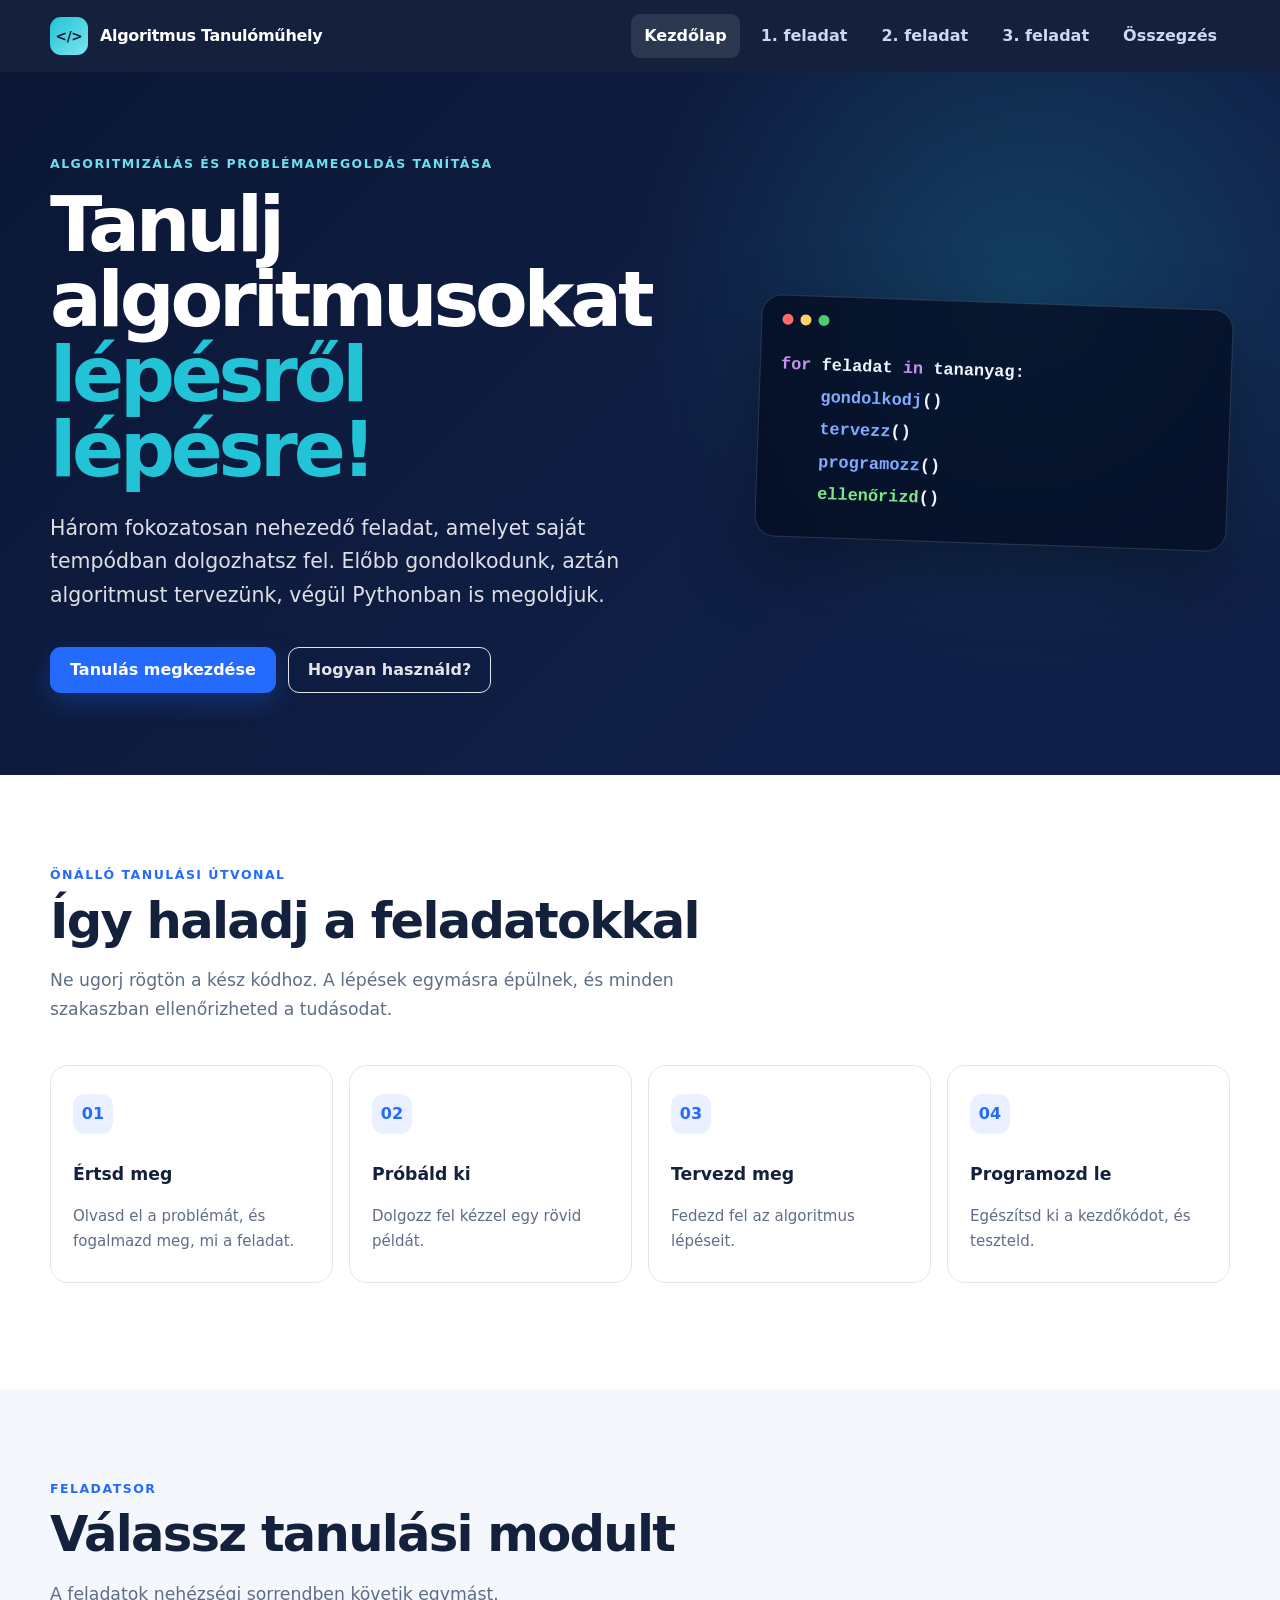
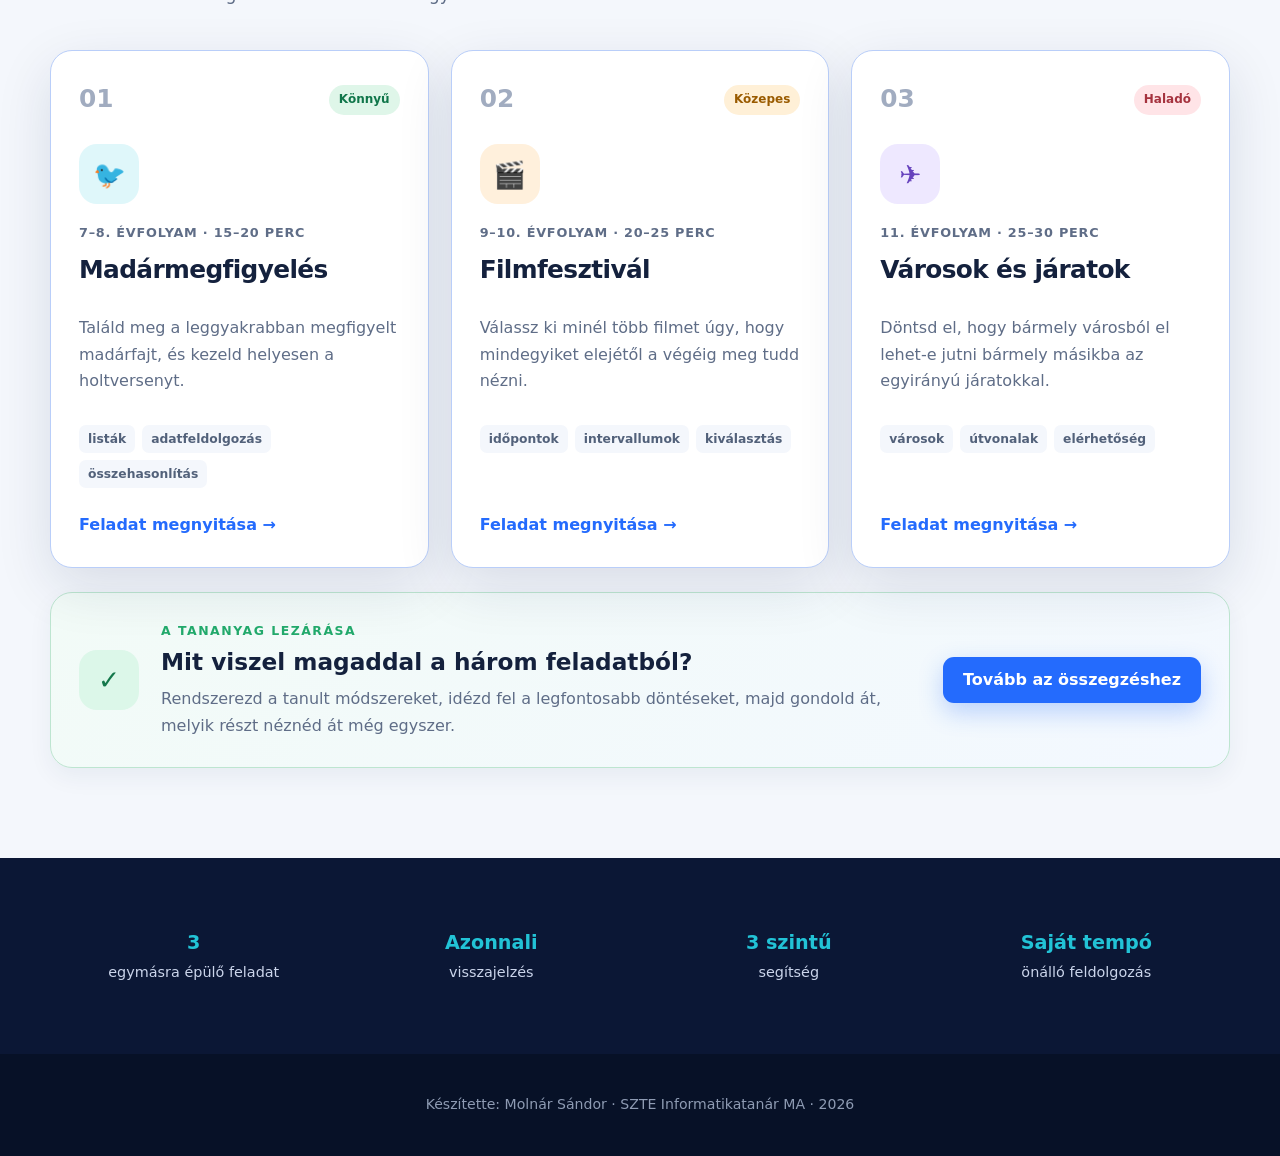
<file: index.html>
<!doctype html>
<html lang="hu">
<head>
  <meta charset="utf-8">
  <meta name="viewport" content="width=device-width, initial-scale=1">
  <meta name="description" content="Önállóan feldolgozható algoritmizálási tananyag különböző évfolyamok számára.">
  <title>Algoritmus Tanulóműhely</title>
  <link rel="stylesheet" href="styles.css">
</head>
<body>
  <a class="skip-link" href="#tartalom">Ugrás a tartalomhoz</a>
  <header class="site-header">
    <a class="brand" href="index.html" aria-label="Algoritmus Tanulóműhely kezdőlap">
      <span class="brand-mark" aria-hidden="true">&lt;/&gt;</span>
      <span>Algoritmus Tanulóműhely</span>
    </a>
    <nav class="home-nav" aria-label="Fő navigáció">
      <a class="active" href="index.html">Kezdőlap</a>
      <a href="madarmegfigyeles.html">1. feladat</a>
      <a href="filmfesztival.html">2. feladat</a>
      <a href="varosok-es-jaratok.html">3. feladat</a>
      <a href="osszegzes.html">Összegzés</a>
    </nav>
  </header>

  <main id="tartalom">
    <section class="hero">
      <div class="hero-copy">
        <p class="eyebrow">Algoritmizálás és problémamegoldás tanítása</p>
        <h1>Tanulj algoritmusokat<br><span>lépésről lépésre!</span></h1>
        <p class="lead">Három fokozatosan nehezedő feladat, amelyet saját tempódban dolgozhatsz fel. Előbb gondolkodunk, aztán algoritmust tervezünk, végül Pythonban is megoldjuk.</p>
        <div class="hero-actions">
          <a class="button primary" href="madarmegfigyeles.html">Tanulás megkezdése</a>
          <a class="button secondary" href="#hogyan">Hogyan használd?</a>
        </div>
      </div>
      <div class="hero-visual" aria-label="Az önálló tanulás négy lépése">
        <div class="code-window">
          <div class="window-dots"><i></i><i></i><i></i></div>
          <pre><code><span class="c-purple">for</span> feladat <span class="c-purple">in</span> tananyag:
    <span class="c-blue">gondolkodj</span>()
    <span class="c-blue">tervezz</span>()
    <span class="c-blue">programozz</span>()
    <span class="c-green">ellenőrizd</span>()</code></pre>
        </div>
      </div>
    </section>

    <section class="section" id="hogyan">
      <div class="section-heading">
        <p class="eyebrow">Önálló tanulási útvonal</p>
        <h2>Így haladj a feladatokkal</h2>
        <p>Ne ugorj rögtön a kész kódhoz. A lépések egymásra épülnek, és minden szakaszban ellenőrizheted a tudásodat.</p>
      </div>
      <ol class="learning-path">
        <li><span>01</span><div><strong>Értsd meg</strong><p>Olvasd el a problémát, és fogalmazd meg, mi a feladat.</p></div></li>
        <li><span>02</span><div><strong>Próbáld ki</strong><p>Dolgozz fel kézzel egy rövid példát.</p></div></li>
        <li><span>03</span><div><strong>Tervezd meg</strong><p>Fedezd fel az algoritmus lépéseit.</p></div></li>
        <li><span>04</span><div><strong>Programozd le</strong><p>Egészítsd ki a kezdőkódot, és teszteld.</p></div></li>
      </ol>
    </section>

    <section class="section tasks-section" id="feladatok">
      <div class="section-heading">
        <p class="eyebrow">Feladatsor</p>
        <h2>Válassz tanulási modult</h2>
        <p>A feladatok nehézségi sorrendben követik egymást.</p>
      </div>
      <div class="task-grid">
        <article class="task-card available">
          <div class="task-top"><span class="task-number">01</span><span class="pill easy">Könnyű</span></div>
          <div class="task-icon bird" aria-hidden="true">🐦</div>
          <p class="task-grade">7–8. évfolyam · 15–20 perc</p>
          <h3>Madármegfigyelés</h3>
          <p>Találd meg a leggyakrabban megfigyelt madárfajt, és kezeld helyesen a holtversenyt.</p>
          <ul class="tag-list" aria-label="Témakörök"><li>listák</li><li>adatfeldolgozás</li><li>összehasonlítás</li></ul>
          <a class="card-link" href="madarmegfigyeles.html">Feladat megnyitása <span aria-hidden="true">→</span></a>
        </article>

        <article class="task-card available">
          <div class="task-top"><span class="task-number">02</span><span class="pill medium">Közepes</span></div>
          <div class="task-icon camera" aria-hidden="true">🎬</div>
          <p class="task-grade">9–10. évfolyam · 20–25 perc</p>
          <h3>Filmfesztivál</h3>
          <p>Válassz ki minél több filmet úgy, hogy mindegyiket elejétől a végéig meg tudd nézni.</p>
          <ul class="tag-list" aria-label="Témakörök"><li>időpontok</li><li>intervallumok</li><li>kiválasztás</li></ul>
          <a class="card-link" href="filmfesztival.html">Feladat megnyitása <span aria-hidden="true">→</span></a>
        </article>

        <article class="task-card available">
          <div class="task-top"><span class="task-number">03</span><span class="pill hard">Haladó</span></div>
          <div class="task-icon route" aria-hidden="true">✈️</div>
          <p class="task-grade">11. évfolyam · 25–30 perc</p>
          <h3>Városok és járatok</h3>
          <p>Döntsd el, hogy bármely városból el lehet-e jutni bármely másikba az egyirányú járatokkal.</p>
          <ul class="tag-list" aria-label="Témakörök"><li>városok</li><li>útvonalak</li><li>elérhetőség</li></ul>
          <a class="card-link" href="varosok-es-jaratok.html">Feladat megnyitása <span aria-hidden="true">→</span></a>
        </article>
      </div>
      <article class="summary-card">
        <div class="task-icon summary" aria-hidden="true">✓</div>
        <div>
          <p class="eyebrow">A tananyag lezárása</p>
          <h3>Mit viszel magaddal a három feladatból?</h3>
          <p>Rendszerezd a tanult módszereket, idézd fel a legfontosabb döntéseket, majd gondold át, melyik részt néznéd át még egyszer.</p>
        </div>
        <a class="button primary" href="osszegzes.html">Tovább az összegzéshez</a>
      </article>
    </section>

    <section class="section compact-info">
      <div><strong>3</strong><span>egymásra épülő feladat</span></div>
      <div><strong>Azonnali</strong><span>visszajelzés</span></div>
      <div><strong>3 szintű</strong><span>segítség</span></div>
      <div><strong>Saját tempó</strong><span>önálló feldolgozás</span></div>
    </section>
  </main>

  <footer>
    <p>Készítette: Molnár Sándor · SZTE Informatikatanár MA · 2026</p>
  </footer>
</body>
</html>
</file>
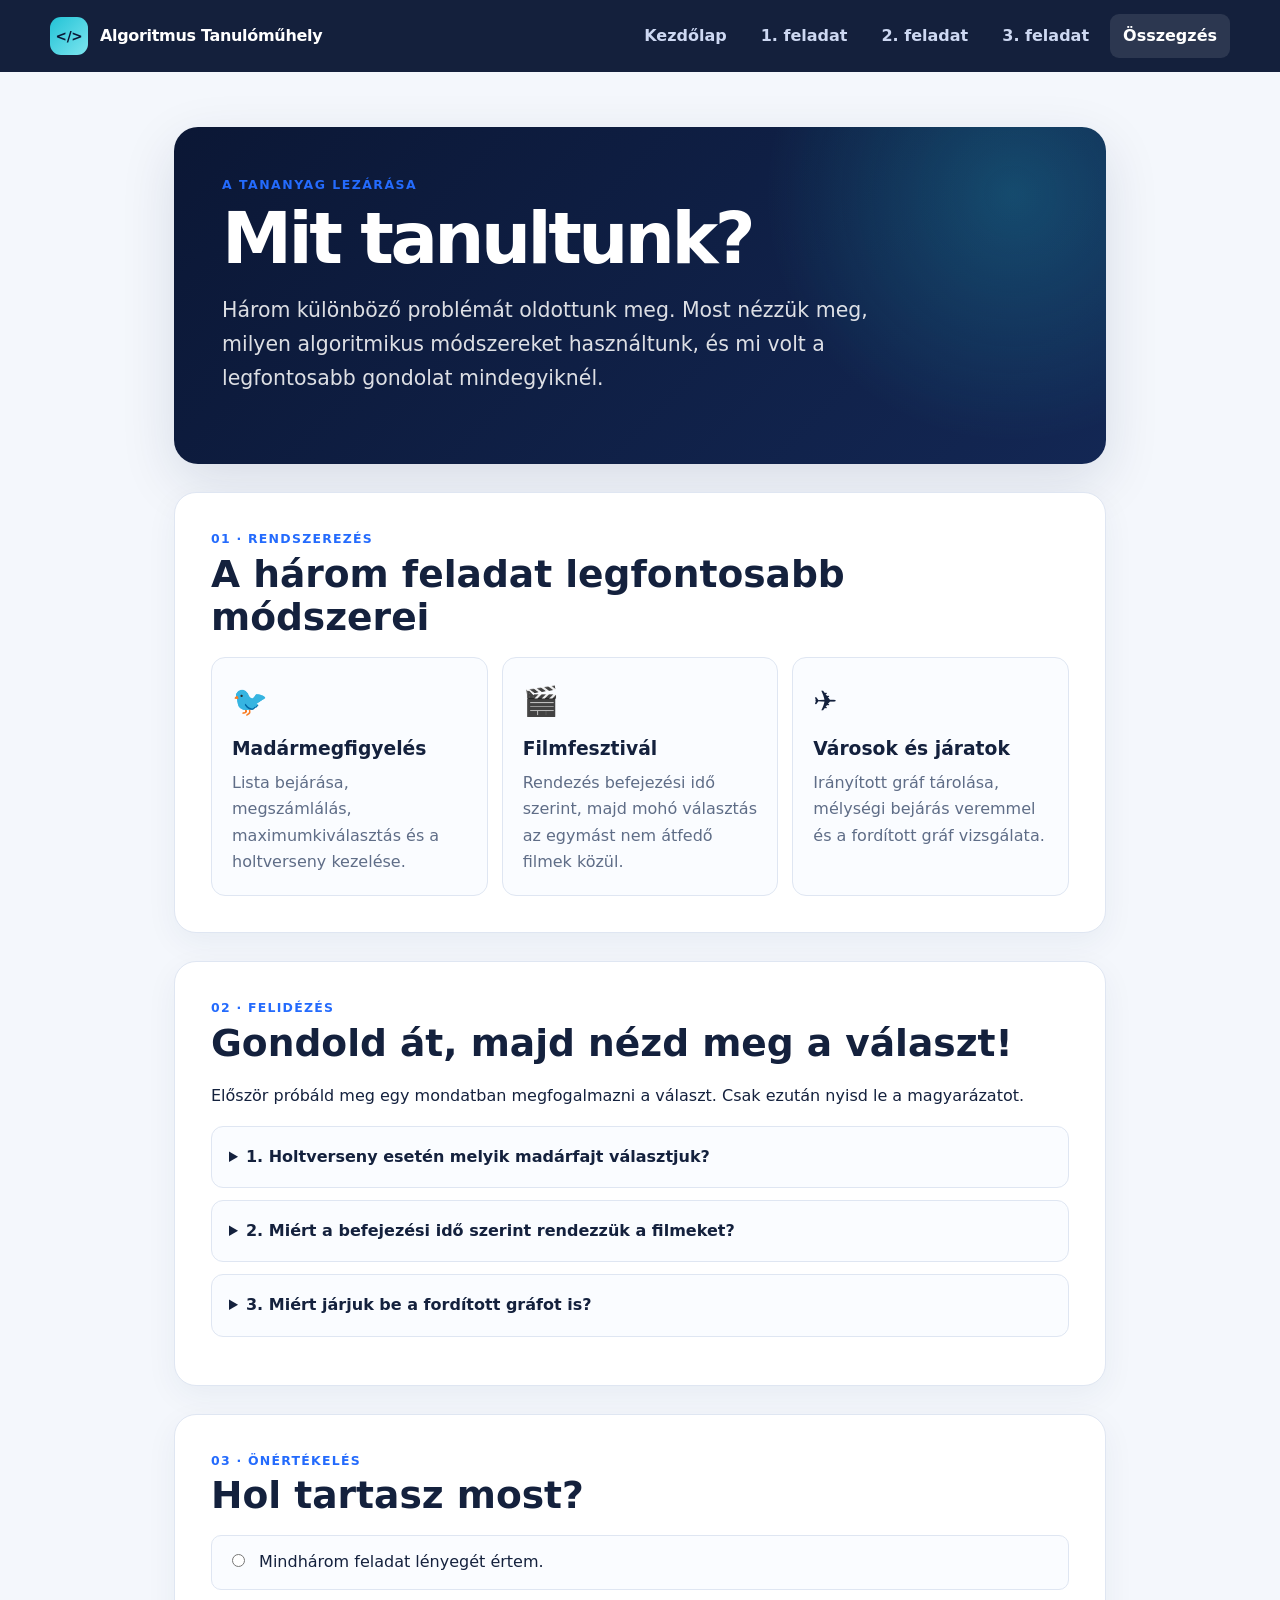
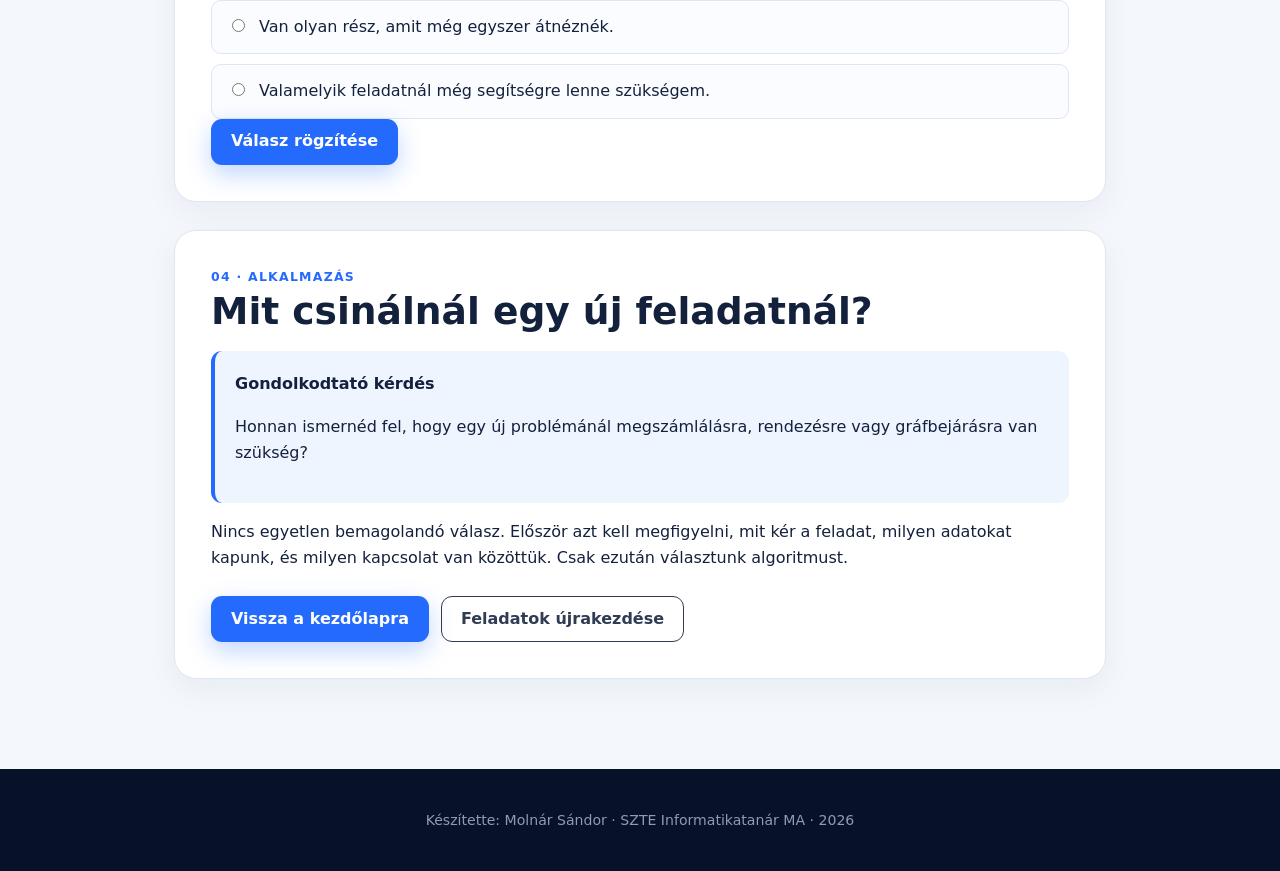
<file: osszegzes.html>
<!doctype html>
<html lang="hu">
<head>
  <meta charset="utf-8">
  <meta name="viewport" content="width=device-width, initial-scale=1">
  <meta name="description" content="A három algoritmizálási feladat összegzése és önértékelése.">
  <title>Összegzés | Algoritmus Tanulóműhely</title>
  <link rel="stylesheet" href="styles.css">
</head>
<body class="summary-page">
  <a class="skip-link" href="#tartalom">Ugrás a tartalomhoz</a>
  <header class="site-header">
    <a class="brand" href="index.html"><span class="brand-mark" aria-hidden="true">&lt;/&gt;</span><span>Algoritmus Tanulóműhely</span></a>
    <nav aria-label="Fő navigáció"><a href="index.html">Kezdőlap</a><a href="madarmegfigyeles.html">1. feladat</a><a href="filmfesztival.html">2. feladat</a><a href="varosok-es-jaratok.html">3. feladat</a><a class="active" href="osszegzes.html">Összegzés</a></nav>
  </header>

  <main id="tartalom" class="summary-main">
    <section class="summary-hero">
      <p class="eyebrow">A tananyag lezárása</p>
      <h1>Mit tanultunk?</h1>
      <p class="lead">Három különböző problémát oldottunk meg. Most nézzük meg, milyen algoritmikus módszereket használtunk, és mi volt a legfontosabb gondolat mindegyiknél.</p>
    </section>

    <section class="summary-section">
      <p class="step-kicker">01 · Rendszerezés</p>
      <h2>A három feladat legfontosabb módszerei</h2>
      <div class="method-grid">
        <article class="method-card"><span aria-hidden="true">🐦</span><h3>Madármegfigyelés</h3><p>Lista bejárása, megszámlálás, maximumkiválasztás és a holtverseny kezelése.</p></article>
        <article class="method-card"><span aria-hidden="true">🎬</span><h3>Filmfesztivál</h3><p>Rendezés befejezési idő szerint, majd mohó választás az egymást nem átfedő filmek közül.</p></article>
        <article class="method-card"><span aria-hidden="true">✈️</span><h3>Városok és járatok</h3><p>Irányított gráf tárolása, mélységi bejárás veremmel és a fordított gráf vizsgálata.</p></article>
      </div>
    </section>

    <section class="summary-section">
      <p class="step-kicker">02 · Felidézés</p>
      <h2>Gondold át, majd nézd meg a választ!</h2>
      <p>Először próbáld meg egy mondatban megfogalmazni a választ. Csak ezután nyisd le a magyarázatot.</p>
      <div class="recall-list">
        <details><summary>1. Holtverseny esetén melyik madárfajt választjuk?</summary><div>A kisebb fajazonosítót. A program csak akkor cseréli le az eredményt, ha szigorúan nagyobb gyakoriságot talál, ezért az azonos gyakoriságú, nagyobb sorszámú faj nem írja felül.</div></details>
        <details><summary>2. Miért a befejezési idő szerint rendezzük a filmeket?</summary><div>Mert a leghamarabb befejeződő film után marad a legtöbb szabad idő további filmek kiválasztására. A legkorábbi kezdés vagy a legrövidebb film önmagában nem garantálja a legtöbb megtekinthető filmet.</div></details>
        <details><summary>3. Miért járjuk be a fordított gráfot is?</summary><div>Az eredeti gráfban azt ellenőrizzük, hogy az 1-es városból mindenhová eljutunk-e. A fordított gráf bejárása pedig azt mutatja meg, hogy az eredeti járatokkal minden városból vissza lehet-e jutni az 1-esbe.</div></details>
      </div>
    </section>

    <section class="summary-section">
      <p class="step-kicker">03 · Önértékelés</p>
      <h2>Hol tartasz most?</h2>
      <div class="self-check" id="self-check">
        <label><input type="radio" name="reflection" value="ertem"> Mindhárom feladat lényegét értem.</label>
        <label><input type="radio" name="reflection" value="atnezem"> Van olyan rész, amit még egyszer átnéznék.</label>
        <label><input type="radio" name="reflection" value="segitseg"> Valamelyik feladatnál még segítségre lenne szükségem.</label>
      </div>
      <button class="button primary" id="reflection-button" type="button">Válasz rögzítése</button>
      <p class="reflection-result" id="reflection-result" role="status"></p>
    </section>

    <section class="summary-section">
      <p class="step-kicker">04 · Alkalmazás</p>
      <h2>Mit csinálnál egy új feladatnál?</h2>
      <div class="transfer-question"><strong>Gondolkodtató kérdés</strong><p>Honnan ismernéd fel, hogy egy új problémánál megszámlálásra, rendezésre vagy gráfbejárásra van szükség?</p></div>
      <p>Nincs egyetlen bemagolandó válasz. Először azt kell megfigyelni, mit kér a feladat, milyen adatokat kapunk, és milyen kapcsolat van közöttük. Csak ezután választunk algoritmust.</p>
      <div class="summary-actions"><a class="button primary" href="index.html">Vissza a kezdőlapra</a><a class="button secondary" href="madarmegfigyeles.html">Feladatok újrakezdése</a></div>
    </section>
  </main>

  <footer><p>Készítette: Molnár Sándor · SZTE Informatikatanár MA · 2026</p></footer>
  <script>
    document.getElementById('reflection-button').addEventListener('click', function () {
      const selected = document.querySelector('input[name="reflection"]:checked');
      const result = document.getElementById('reflection-result');
      const messages = {
        ertem: 'Rendben. Próbáld meg egy új feladatnál is felismerni, melyik tanult módszer használható!',
        atnezem: 'Jó, hogy ezt felismerted. Nyisd meg újra azt a feladatot, amelyiknél még bizonytalan vagy!',
        segitseg: 'Ez teljesen rendben van. Nézd át újra a kézi példát és az algoritmus animációját, majd próbáld meg még egyszer!'
      };
      result.textContent = selected ? messages[selected.value] : 'Előbb jelölj meg egy választ!';
      result.classList.add('show');
    });
  </script>
</body>
</html>
</file>
<file: styles.css>
:root {
  --navy: #0b1735;
  --navy-2: #132754;
  --blue: #246bfd;
  --cyan: #22c3d6;
  --orange: #ff9a3d;
  --green: #22a96b;
  --red: #d9535f;
  --ink: #14213d;
  --muted: #5f6d87;
  --line: #dfe6f2;
  --soft: #f4f7fc;
  --white: #fff;
  --radius: 18px;
  --shadow: 0 18px 55px rgba(15, 36, 76, .12);
}

* { box-sizing: border-box; }
html { scroll-behavior: smooth; }
body { margin: 0; font-family: Inter, ui-sans-serif, system-ui, -apple-system, BlinkMacSystemFont, "Segoe UI", sans-serif; color: var(--ink); background: var(--white); line-height: 1.65; }
a { color: var(--blue); }
button, input, textarea { font: inherit; }
button { cursor: pointer; }
.sr-only { position: absolute!important; width: 1px!important; height: 1px!important; padding: 0!important; margin: -1px!important; overflow: hidden!important; clip: rect(0,0,0,0)!important; white-space: nowrap!important; border: 0!important; }
.skip-link { position: fixed; top: -100px; left: 12px; z-index: 1000; background: white; padding: 10px 16px; border-radius: 8px; }
.skip-link:focus { top: 12px; }
.site-header { position: sticky; top: 0; z-index: 100; display: flex; justify-content: space-between; align-items: center; min-height: 72px; padding: 0 max(24px, calc((100vw - 1180px) / 2)); background: rgba(11, 23, 53, .96); color: white; backdrop-filter: blur(12px); }
.brand { display: flex; gap: 12px; align-items: center; color: white; font-weight: 800; text-decoration: none; letter-spacing: -.02em; }
.brand-mark { display: grid; place-items: center; width: 38px; height: 38px; border-radius: 11px; color: var(--navy); background: linear-gradient(135deg, var(--cyan), #7de5ef); font-size: .85rem; }
.site-header nav { display: flex; gap: 8px; }
.site-header nav a { color: #cdd8f2; text-decoration: none; padding: 9px 13px; border-radius: 9px; font-weight: 650; }
.site-header nav a:hover, .site-header nav a.active { color: white; background: rgba(255,255,255,.1); }
.hero { min-height: 620px; display: grid; grid-template-columns: 1.15fr .85fr; gap: 70px; align-items: center; padding: 82px max(24px, calc((100vw - 1180px) / 2)); color: white; background: radial-gradient(circle at 80% 30%, rgba(34,195,214,.2), transparent 34%), linear-gradient(135deg, var(--navy), #101f47 70%); overflow: hidden; }
.hero h1 { margin: 12px 0 24px; font-size: clamp(2.7rem, 6vw, 5.3rem); line-height: .98; letter-spacing: -.055em; }
.hero h1 span { color: var(--cyan); }
.eyebrow { margin: 0 0 8px; color: var(--blue); font-weight: 800; text-transform: uppercase; letter-spacing: .12em; font-size: .78rem; }
.hero .eyebrow, .lesson-hero .eyebrow { color: #6de0ed; }
.lead { font-size: clamp(1.05rem, 2vw, 1.28rem); color: inherit; opacity: .86; max-width: 720px; }
.hero-actions { display: flex; flex-wrap: wrap; gap: 12px; margin-top: 34px; }
.button { display: inline-flex; align-items: center; justify-content: center; min-height: 46px; padding: 0 19px; border: 1px solid transparent; border-radius: 11px; font-weight: 800; text-decoration: none; }
.button.primary { color: white; background: var(--blue); box-shadow: 0 9px 24px rgba(36,107,253,.28); }
.button.primary:hover { background: #1559e8; }
.button.secondary { color: inherit; background: transparent; border-color: currentColor; opacity: .88; }
.code-window { transform: rotate(2deg); padding: 18px 20px 26px; border: 1px solid rgba(255,255,255,.14); border-radius: 20px; background: rgba(3,10,30,.72); box-shadow: 0 30px 70px rgba(0,0,0,.35); }
.window-dots { display: flex; gap: 7px; margin-bottom: 24px; }.window-dots i { width: 11px; height: 11px; border-radius: 50%; background: #ff6b6b; }.window-dots i:nth-child(2){background:#ffd166}.window-dots i:nth-child(3){background:#4ecb71}
pre { margin: 0; white-space: pre-wrap; overflow-wrap: anywhere; }
.code-window pre { font: 600 clamp(.86rem, 1.7vw, 1.06rem)/1.9 ui-monospace, SFMono-Regular, Consolas, monospace; color: #edf4ff; }.c-purple{color:#c792ea}.c-blue{color:#82aaff}.c-green{color:#7ee787}
.section { padding: 90px max(24px, calc((100vw - 1180px) / 2)); }
.section-heading { max-width: 700px; margin-bottom: 42px; }
.section-heading h2 { margin: 5px 0 12px; font-size: clamp(2rem, 4vw, 3.1rem); line-height: 1.12; letter-spacing: -.035em; }
.section-heading p:last-child { color: var(--muted); font-size: 1.08rem; }
.learning-path { list-style: none; padding: 0; display: grid; grid-template-columns: repeat(4,1fr); gap: 16px; counter-reset: path; }
.learning-path li { position: relative; padding: 28px 22px; border: 1px solid var(--line); border-radius: var(--radius); background: white; }
.learning-path li > span { display: inline-grid; place-items: center; width: 40px; height: 40px; margin-bottom: 26px; border-radius: 12px; background: #eaf0ff; color: var(--blue); font-weight: 900; }
.learning-path strong { font-size: 1.08rem; }.learning-path p { margin-bottom: 0; color: var(--muted); font-size: .94rem; }
.tasks-section { background: var(--soft); }
.task-grid { display: grid; grid-template-columns: repeat(3,1fr); gap: 22px; }
.task-card { display: flex; flex-direction: column; min-height: 440px; padding: 28px; border: 1px solid var(--line); border-radius: 22px; background: white; box-shadow: 0 9px 25px rgba(23,45,90,.06); }
.task-card.available { border-color: #b9cef9; box-shadow: var(--shadow); }
.task-top { display: flex; justify-content: space-between; align-items: center; }.task-number { color: #a1acc0; font-size: 1.55rem; font-weight: 900; }
.pill { padding: 5px 10px; border-radius: 99px; font-size: .75rem; font-weight: 800; }.pill.easy{color:#10764a;background:#dff6e9}.pill.medium{color:#9a5b00;background:#fff0d7}.pill.hard{color:#a5323e;background:#ffe4e7}
.task-icon { display: grid; place-items: center; width: 60px; height: 60px; margin: 24px 0 18px; border-radius: 18px; font-size: 1.65rem; }.task-icon.bird{background:#dff7fa;color:#047d8c}.task-icon.camera{background:#fff0dc;color:#9c5600}.task-icon.route{background:#eee8ff;color:#6642bd}.task-icon.summary{margin:0;background:#dcf7e9;color:#14784b;font-weight:900}
.task-grade { margin: 0; color: var(--muted); font-size: .8rem; font-weight: 750; text-transform: uppercase; letter-spacing: .06em; }
.task-card h3 { margin: 7px 0 8px; font-size: 1.55rem; letter-spacing: -.025em; }.task-card > p:not(.task-grade){color:var(--muted)}
.summary-card{display:grid;grid-template-columns:auto 1fr auto;gap:22px;align-items:center;margin-top:24px;padding:28px;border:1px solid #bde5d0;border-radius:22px;background:linear-gradient(135deg,#f2fbf7,#f3f8ff);box-shadow:0 9px 25px rgba(23,45,90,.06)}.summary-card h3{margin:2px 0 5px;font-size:1.45rem}.summary-card p{margin:0;color:var(--muted)}.summary-card .eyebrow{color:var(--green)}
.summary-page{background:var(--soft)}.summary-main{max-width:980px;margin:0 auto;padding:55px 24px 90px}.summary-hero{padding:48px;border-radius:24px;color:white;background:radial-gradient(circle at 90% 20%,rgba(34,195,214,.25),transparent 28%),linear-gradient(135deg,var(--navy),var(--navy-2));box-shadow:var(--shadow)}.summary-hero h1{margin:6px 0 14px;font-size:clamp(2.5rem,6vw,4.4rem);line-height:1;letter-spacing:-.05em}.summary-section{margin-top:28px;padding:36px;border:1px solid var(--line);border-radius:22px;background:white;box-shadow:0 10px 32px rgba(24,47,92,.055)}.summary-section h2{margin:3px 0 18px;font-size:clamp(1.7rem,4vw,2.35rem);line-height:1.15}.method-grid{display:grid;grid-template-columns:repeat(3,1fr);gap:14px}.method-card{padding:20px;border:1px solid var(--line);border-radius:14px;background:#fafcff}.method-card span{font-size:1.8rem}.method-card h3{margin:8px 0 5px}.method-card p{margin:0;color:var(--muted)}.recall-list details{margin:12px 0;border:1px solid var(--line);border-radius:12px;background:#fafcff}.recall-list summary{padding:17px;cursor:pointer;font-weight:850}.recall-list details div{padding:0 17px 17px;color:var(--muted)}.self-check{display:grid;gap:10px}.self-check label{display:block;padding:13px 15px;border:1px solid var(--line);border-radius:10px;background:#fafcff}.self-check input{margin-right:9px}.reflection-result{display:none;margin-top:14px;padding:15px;border-radius:10px;background:#edf8f3;border:1px solid #bde5d0;font-weight:750}.reflection-result.show{display:block}.transfer-question{padding:20px;border-left:4px solid var(--blue);border-radius:11px;background:#eef5ff}.summary-actions{display:flex;flex-wrap:wrap;gap:12px;margin-top:25px}
.tag-list { display: flex; flex-wrap: wrap; gap: 7px; list-style: none; padding: 0; margin: 14px 0 24px; }.tag-list li{padding:4px 9px;border-radius:7px;background:var(--soft);font-size:.77rem;font-weight:700;color:#52617a}
.card-link { margin-top: auto; font-weight: 850; text-decoration: none; }.card-link.muted{color:#9aa5b9}
.compact-info { display: grid; grid-template-columns: repeat(4,1fr); gap: 10px; padding-top: 55px; padding-bottom: 55px; background: var(--navy); color: white; }.compact-info div{text-align:center;padding:14px}.compact-info strong{display:block;color:var(--cyan);font-size:1.2rem}.compact-info span{color:#cbd5eb;font-size:.9rem}
footer { padding: 25px; text-align: center; color: #8e9bb3; background: #071127; font-size: .88rem; }

/* Lesson */
.progress-shell { position: sticky; top: 72px; z-index: 90; padding: 10px max(24px, calc((100vw - 1180px) / 2)); background: white; border-bottom: 1px solid var(--line); }
.progress-meta { display: flex; justify-content: space-between; gap: 20px; font-size: .8rem; color: var(--muted); }.progress-meta strong{color:var(--blue)}
.progress-track { height: 6px; margin-top: 7px; overflow: hidden; border-radius: 99px; background: #e8edf6; }.progress-track div{height:100%;width:0;background:linear-gradient(90deg,var(--blue),var(--cyan));transition:width .35s ease}
.lesson-layout { display: grid; grid-template-columns: 240px minmax(0, 860px); gap: 55px; max-width: 1180px; margin: 0 auto; padding: 55px 24px 90px; }
.lesson-nav { position: sticky; top: 135px; align-self: start; padding: 20px; border: 1px solid var(--line); border-radius: 16px; background: white; }.lesson-nav a{display:block;padding:8px 10px;border-radius:8px;color:#5d6b83;text-decoration:none;font-size:.9rem}.lesson-nav a:hover{background:var(--soft);color:var(--blue)}
.reset-progress { margin: 14px 10px 0; padding: 0; border: 0; color: #8c98ac; background: transparent; font-size: .78rem; text-decoration: underline; }
.lesson-content { min-width: 0; }
.lesson-hero { position: relative; overflow: hidden; padding: 42px; border-radius: 24px; color: white; background: radial-gradient(circle at 90% 20%,rgba(34,195,214,.25),transparent 28%),linear-gradient(135deg,var(--navy),var(--navy-2)); box-shadow: var(--shadow); }
.lesson-hero h1 { margin: 5px 0 6px; font-size: clamp(2.5rem,6vw,4.6rem); line-height:1;letter-spacing:-.05em}.lesson-meta{display:flex;flex-wrap:wrap;gap:15px;margin:22px 0 30px;color:#c9d6ef;font-size:.85rem;font-weight:700}
.goal-box { margin: 26px 0; padding: 24px; border: 1px solid rgba(255,255,255,.14); border-radius: 16px; background: rgba(255,255,255,.08); }.goal-box h2{margin-top:0;font-size:1.1rem}.check-list{padding-left:0;list-style:none}.check-list li{position:relative;padding-left:26px;margin:8px 0}.check-list li:before{content:'✓';position:absolute;left:0;color:#71e4ca;font-weight:900}
.lesson-section { scroll-margin-top: 130px; margin-top: 32px; padding: 42px; border: 1px solid var(--line); border-radius: 22px; background: white; box-shadow: 0 10px 32px rgba(24,47,92,.055); }.lesson-section h2{margin:4px 0 18px;font-size:clamp(1.7rem,4vw,2.45rem);line-height:1.15;letter-spacing:-.035em}.lesson-section h3{margin-top:28px}.step-kicker{margin:0;color:var(--blue);font-size:.78rem;font-weight:850;text-transform:uppercase;letter-spacing:.1em}
.mark-done { margin-top: 22px; padding: 10px 15px; border: 1px solid #b9c9e8; border-radius: 9px; color: var(--blue); background: #f4f7ff; font-weight: 800; }.mark-done.done{color:#0f7449;border-color:#aadfc3;background:#e9f8f0}.mark-done.done:before{content:'✓ ';}
.callout { display:flex;gap:17px;margin:24px 0;padding:20px;border-radius:14px;background:#eef8fa;border-left:5px solid var(--cyan)}.callout>span{font-size:1.6rem}.callout p{margin:.25rem 0 0}
.io-grid { display:grid;grid-template-columns:1.4fr .6fr;gap:15px;margin:22px 0}.io-card{padding:20px;border:1px solid var(--line);border-radius:14px;background:#fafcff}.io-card>span{display:block;color:var(--muted);font-size:.76rem;font-weight:800;text-transform:uppercase}.io-card strong{display:block;font-size:1.6rem}.io-card code{display:block;margin:7px 0;padding:10px;border-radius:8px;color:white;background:var(--navy)}.io-card p{margin-bottom:0;color:var(--muted);font-size:.9rem}.io-card.output{background:#effaf5;border-color:#c2e8d4}.io-card.output strong{color:var(--green);font-size:3rem}.source-box{padding:14px 17px;border-radius:11px;background:var(--soft);font-size:.9rem}
.data-strip { display:flex;flex-wrap:wrap;gap:10px;margin:24px 0}.data-strip span{display:grid;place-items:center;width:52px;height:52px;border-radius:14px;background:var(--navy);color:white;font-size:1.25rem;font-weight:900}
.observation-strip span{transition:background .2s,transform .2s,opacity .2s,box-shadow .2s}.observation-strip span.processed{background:#60708f;opacity:.68}.observation-strip span.current{background:var(--cyan);color:var(--navy);transform:translateY(-4px) scale(1.08);box-shadow:0 8px 18px rgba(34,195,214,.35)}
.movie-list{display:grid;grid-template-columns:repeat(3,1fr);gap:12px;margin:22px 0}.movie-time-card{display:grid;grid-template-columns:1fr auto 1fr;align-items:end;gap:8px;padding:15px;border:1px solid var(--line);border-radius:12px;background:#f7f9fd;text-align:center}.movie-time-card>strong{grid-column:1/-1;color:var(--navy);font-size:.85rem}.movie-time-card span{display:flex;flex-direction:column;padding:9px;border-radius:9px;color:white;background:var(--navy)}.movie-time-card small{color:#b9c8e4;font-size:.67rem;text-transform:uppercase}.movie-time-card b{font-size:1.35rem}.movie-time-card i{align-self:center;color:var(--blue);font-style:normal;font-weight:900}.movie-schedule{display:flex;flex-wrap:wrap;gap:10px;margin:22px 0}.movie-schedule button{padding:12px 20px;border:2px solid #647696;border-radius:10px;color:white;background:#18294e;font-weight:850;cursor:default}.movie-schedule button.selected{border-color:#64dca0;background:#126744}.movie-schedule button.rejected{border-color:#ef8891;background:#702a35;opacity:.72}
.sort-actions{display:flex;flex-wrap:wrap;gap:10px;margin-bottom:22px}.sort-choice,.graph-mode{transition:background .18s,color .18s,border-color .18s,box-shadow .18s}.sort-choice.sort-active,.graph-mode.sort-active{color:#071a33!important;border-color:var(--cyan)!important;background:var(--cyan)!important;box-shadow:0 0 0 4px rgba(34,195,214,.24)}.sort-choice.sort-active::before,.graph-mode.sort-active::before{content:"✓ ";font-weight:900}.comparison-box{display:grid;grid-template-columns:1fr 1fr;gap:12px;margin:20px 0}.comparison-box>div{padding:18px;border:1px solid var(--line);border-radius:12px;background:#f8faff}.comparison-box strong,.comparison-box span{display:block}.comparison-box span{margin:5px 0;color:var(--blue);font-size:1.35rem;font-weight:900}.comparison-box p{margin-bottom:0}.program-input{display:block;width:calc(100% - 40px);min-height:115px;margin:0 20px 18px;padding:13px;border:1px solid #35496f;border-radius:9px;color:#e8f0ff;background:#050b19;font:500 .86rem/1.55 ui-monospace,SFMono-Regular,Consolas,monospace}.lab-input-label{display:block;padding:15px 20px 6px;color:#aebbd4;font-size:.76rem;font-weight:800;text-transform:uppercase}
.coding-group{margin:25px 0;padding:18px;border:1px solid #c9d7ef;border-radius:16px;background:#f6f8fc}.coding-group-title{display:flex;gap:13px;align-items:center;margin-bottom:8px}.coding-group-title>span{display:grid;place-items:center;flex:0 0 38px;width:38px;height:38px;border-radius:11px;color:white;background:var(--navy);font-weight:900}.coding-group-title strong{display:block;color:var(--navy);font-size:1.08rem}.coding-group-title p{margin:3px 0 0;color:var(--muted);font-size:.9rem}.coding-group .coding-step{background:white}.coding-step{display:grid;grid-template-columns:48px 1fr;gap:16px;margin:18px 0;padding:20px;border:1px solid var(--line);border-radius:14px;background:#fafcff}.coding-step-number{display:grid;place-items:center;width:42px;height:42px;border-radius:12px;color:white;background:var(--blue);font-weight:900}.coding-step h3{margin:1px 0 8px}.coding-step p{margin-top:0}.inline-code,.code-lines{padding:15px;border-radius:10px;color:#e8f0ff;background:var(--navy);font:500 .88rem/2 ui-monospace,SFMono-Regular,Consolas,monospace}.code-lines{overflow-x:auto;white-space:nowrap}.code-blank{width:68px;height:29px;padding:2px 6px;border:2px solid #64d7e4;border-radius:5px;color:#09213b;background:#e9fbfd;font:700 .82rem ui-monospace,SFMono-Regular,Consolas,monospace;text-align:center}.code-blank.wide{width:92px}.code-blank.code-long{width:240px;text-align:left}.code-blank.code-line-full{width:min(360px,100%);text-align:left}.code-blank.correct{border-color:#58d08f;background:#dcf7e9}.code-blank.incorrect{border-color:#f07b86;background:#ffe6e8}.code-check{margin-top:12px;padding:9px 13px;border:0;border-radius:8px;color:white;background:var(--blue);font-weight:800}.code-feedback{margin-bottom:0;font-weight:700;white-space:pre-line}.code-feedback.correct{color:var(--green)}.code-feedback.incorrect{color:var(--red)}.data-change{display:grid;grid-template-columns:1fr;gap:6px;margin-top:16px;padding:15px;border-radius:10px;background:#edf3ff}.data-change span{font-size:.75rem;font-weight:850;text-transform:uppercase;color:var(--muted)}.data-change code{padding:9px;border-radius:7px;background:white}.data-change b{color:var(--blue);font-size:1.3rem}.summary-step{border-color:#aac3f5;background:#f4f7ff}.final-program-title{margin-top:38px!important}.teacher-notes{display:grid;grid-template-columns:1fr 1fr;gap:12px;margin-top:17px}.teacher-note{margin:14px 0;border-left:4px solid #ee9b3e;border-radius:9px;background:#fff5e8}.teacher-note summary{padding:14px 16px;cursor:pointer;color:#8b4b0d;font-weight:850}.teacher-note p{margin:0;padding:0 16px 14px}.after-code-note{margin:18px 0 25px}
.program-flow{display:flex;flex-wrap:wrap;align-items:center;gap:8px;margin:22px 0;padding:15px;border-radius:12px;background:#eef3ff}.program-flow span{padding:7px 10px;border-radius:7px;color:var(--navy);background:white;font-weight:800}.program-flow b{color:var(--blue)}.program-order-note{margin-top:25px}.program-order-note strong{display:block;margin-bottom:5px}
.quiz-card,.final-quiz fieldset{margin:18px 0;padding:22px;border:1px solid var(--line);border-radius:14px;background:#fafcff}.quiz-card legend,.final-quiz legend{padding:0 6px;font-weight:850}.quiz-card label,.final-quiz label{display:block;margin:9px 0;padding:9px 11px;border-radius:8px;background:white;border:1px solid #e8edf5}.quiz-card input,.final-quiz input{margin-right:9px}.check-answer{margin-top:10px;padding:9px 13px;border:0;border-radius:8px;color:white;background:var(--blue);font-weight:800}.feedback{min-height:1.5em;margin-bottom:0;font-weight:750;white-space:pre-line}.feedback.correct{color:var(--green)}.feedback.incorrect{color:var(--red)}
.simulator{margin:25px 0;padding:25px;border-radius:17px;color:white;background:var(--navy)}.sim-header{display:flex;justify-content:space-between;gap:20px}.sim-header span{display:block;color:#aebbd5;font-size:.78rem;text-transform:uppercase}.sim-header strong{font-size:1.5rem}.counter-grid{margin:24px 0;border:1px solid rgba(255,255,255,.15);border-radius:12px;overflow:hidden}.counter-grid>div{display:grid;grid-template-columns:1.3fr repeat(5,1fr)}.counter-grid span,.counter-grid b{padding:12px;text-align:center;border-right:1px solid rgba(255,255,255,.1)}.counter-grid>div:first-child{background:rgba(255,255,255,.08)}.counter-grid b.active{background:var(--cyan);color:var(--navy)}.sim-actions{display:flex;flex-wrap:wrap;gap:10px}.simulator .button.secondary{color:white}
.algorithm-steps{display:grid;grid-template-columns:1fr 1fr;gap:12px}.algorithm-steps>div{display:flex;gap:13px;padding:17px;border:1px solid var(--line);border-radius:12px}.algorithm-steps span{flex:0 0 34px;display:grid;place-items:center;width:34px;height:34px;border-radius:10px;background:#e9efff;color:var(--blue);font-weight:900}.algorithm-steps p{margin:3px 0}
.runtime-explanation{margin-top:20px;padding:20px;border-radius:14px;background:#eef6ff;border:1px solid #c9def7}.runtime-explanation h3{margin-top:0;color:var(--navy)}.runtime-explanation p:last-child{margin-bottom:0}
.runtime-steps{margin-top:16px}.runtime-conclusion{margin-top:20px;padding:22px;border-radius:14px;color:white;background:var(--navy)}.runtime-conclusion span{display:block;color:var(--cyan);font-size:.78rem;font-weight:850;text-transform:uppercase;letter-spacing:.08em}.runtime-conclusion>strong{display:block;margin:4px 0;font-size:2.2rem;color:white}.runtime-conclusion p{margin-bottom:0;color:#d8e3f7}
.code-block{margin:20px 0;border-radius:14px;overflow:hidden;background:#0a1430;color:#e8f0ff}.code-toolbar{display:flex;justify-content:space-between;align-items:center;padding:10px 15px;background:#14234b;color:#aebbd4;font-size:.8rem}.code-toolbar button{border:0;color:#7be2ee;background:transparent;font-weight:800}.code-block pre{padding:20px;overflow:auto;font:500 .88rem/1.7 ui-monospace,SFMono-Regular,Consolas,monospace;white-space:pre}.runnable-solution{margin:24px 0;border:1px solid #9db7ed;border-radius:15px;background:#f5f8ff}.runnable-solution>summary{padding:18px 20px;cursor:pointer;color:var(--navy);font-weight:900}.runnable-solution[open]>summary{border-bottom:1px solid #cbd8f2}.runnable-solution .python-lab{margin:18px}.test-cases{padding:19px;border-radius:13px;background:var(--soft)}.test-cases h3{margin-top:0}.test-cases>p{margin-top:-4px}.test-cases .test-case{display:grid;grid-template-columns:minmax(150px,1fr) auto;align-items:center;gap:15px;padding:13px 9px;border-bottom:1px solid var(--line)}.test-cases .test-case:last-child{border-bottom:0}.test-case pre{margin:0;padding:12px 14px;overflow:auto;border-radius:9px;color:#e8f0ff;background:var(--navy);font:500 .86rem/1.45 ui-monospace,SFMono-Regular,Consolas,monospace}.test-case span{display:flex;flex-direction:column;align-items:flex-end;gap:9px}.test-case strong{color:var(--green)}.test-copy{padding:8px 11px;border:0;border-radius:8px;color:white;background:var(--blue);font-weight:800}
.python-lab{margin:24px 0;border:1px solid #243864;border-radius:16px;overflow:hidden;background:#081329;color:#eaf1ff;box-shadow:0 16px 38px rgba(8,19,41,.18)}.lab-heading{display:flex;justify-content:space-between;align-items:flex-start;gap:18px;padding:18px 20px;background:#12234a}.lab-heading h3{margin:5px 0 0;color:white}.lab-badge{color:#70e0ec;font-size:.72rem;font-weight:850;text-transform:uppercase;letter-spacing:.09em}.runtime-status{margin-top:4px;padding:5px 9px;border-radius:99px;color:#ccd6eb;background:rgba(255,255,255,.08);font-size:.73rem;font-weight:700}.runtime-status.ready{color:#74e0ad;background:rgba(34,169,107,.16)}.runtime-status.loading{color:#ffd487;background:rgba(255,154,61,.13)}.runtime-status.error{color:#ff9fa8;background:rgba(217,83,95,.13)}
.python-editor{display:block;width:100%;min-height:390px;resize:vertical;padding:20px;border:0;border-top:1px solid rgba(255,255,255,.08);border-bottom:1px solid rgba(255,255,255,.08);outline:none;color:#e8f0ff;background:#071126;font:500 .88rem/1.65 ui-monospace,SFMono-Regular,Consolas,monospace;tab-size:4}.python-editor:focus{box-shadow:inset 0 0 0 2px var(--cyan)}.lab-actions{display:flex;flex-wrap:wrap;gap:9px;padding:16px 18px}.python-lab .button{min-height:40px;padding:0 13px;font-size:.8rem}.python-lab .button.secondary{color:#d9e4f8;border-color:#536687}.test-button{color:#062016;background:#62d99c}.test-button:hover{background:#79e5ad}.python-lab button:disabled{cursor:wait;opacity:.55}.lab-note{margin:0;padding:0 20px 17px;color:#9eacc5;font-size:.8rem}.console-wrap{margin:0 18px 18px;border:1px solid #2b3d62;border-radius:11px;overflow:hidden}.console-title{display:flex;justify-content:space-between;align-items:center;padding:9px 13px;color:#aebbd4;background:#14203b;font-size:.75rem;font-weight:800;text-transform:uppercase;letter-spacing:.06em}.console-title button{border:0;color:#75dce8;background:transparent;font-size:.74rem}.python-output{min-height:95px;max-height:310px;overflow:auto;padding:15px;color:#bde9cf;background:#050b19;font:500 .82rem/1.6 ui-monospace,SFMono-Regular,Consolas,monospace;white-space:pre-wrap}.python-output.has-error{color:#ff9ca6}.python-output.tests-ok{color:#75e0a9}
.hint-stack details,.solution-box,.transfer details{margin:11px 0;border:1px solid var(--line);border-radius:11px;background:white}.hint-stack summary,.solution-box>summary,.transfer summary{padding:15px 17px;cursor:pointer;font-weight:800}.hint-stack summary span{display:inline-block;margin-right:8px;color:var(--blue)}.hint-stack details>*:not(summary),.transfer details>*:not(summary){margin:0;padding:0 17px 17px}.hint-stack pre{margin:0 17px 17px;padding:15px;border-radius:9px;color:white;background:var(--navy)}.solution-box{margin-top:25px;border-color:#b9cef9;background:#f6f8ff}.solution-content{padding:0 20px 20px}.complexity{display:grid;grid-template-columns:1fr 1fr;gap:12px}.complexity>div{padding:16px;border-radius:12px;background:white;border:1px solid var(--line)}.complexity span{display:block;color:var(--muted);font-size:.78rem;text-transform:uppercase}.complexity strong{font-size:1.5rem;color:var(--blue)}.complexity p{margin:4px 0 0;font-size:.9rem}
.final-quiz fieldset{margin-bottom:15px}.quiz-result{margin-top:18px;padding:0;border-radius:12px}.quiz-result.show{padding:18px;background:#edf8f3;border:1px solid #bde5d0}.quiz-result.needs-work{background:#fff4e7;border-color:#f3d1a6}.answer-review{margin-top:18px}.answer-review article{margin-top:12px;padding:14px;border-radius:10px;background:#fff;border-left:4px solid var(--red)}.answer-review h3,.answer-review h4{margin-top:0}.answer-review article p{margin:7px 0}.transfer{background:linear-gradient(135deg,#f7f9ff,#f1fbfc)}.challenge{display:flex;flex-wrap:wrap;gap:14px;align-items:center;padding:18px;border-radius:12px;color:white;background:var(--navy)}.challenge span{color:var(--cyan);font-weight:850}.challenge strong{margin-left:auto}.completion-message{margin-top:24px;padding:24px;text-align:center;border-radius:14px;background:#eaf9f2;border:1px solid #b6e5cd}.completion-message strong{font-size:1.4rem;color:var(--green)}
.route-map{position:relative;min-height:310px;margin:24px 0;border:1px solid var(--line);border-radius:16px;background:radial-gradient(circle at center,#f9fbff,#eef3fb);overflow:hidden}.city-node{position:absolute;display:grid;place-items:center;width:58px;height:58px;border:4px solid white;border-radius:50%;color:white;background:var(--navy);box-shadow:0 7px 18px rgba(11,23,53,.22);font-size:1.25rem;font-weight:900;z-index:2}.city-1{left:10%;top:38%}.city-2{left:38%;top:12%}.city-3{left:65%;top:38%}.city-4{left:39%;top:68%}.route-edge{position:absolute;padding:5px 8px;border-radius:7px;color:#264a85;background:#e0ebff;font-size:.78rem;font-weight:850}.e12{left:22%;top:22%}.e23{left:51%;top:22%}.e31{left:36%;top:47%}.e14{left:21%;top:65%}.e34{left:55%;top:65%}.graph-simulator .route-map{border-color:#31466e;background:radial-gradient(circle at center,#182b53,#081329)}.interactive-map .city-node{transition:transform .2s,background .2s}.interactive-map .city-node.visited{background:var(--green)}.interactive-map .city-node.current{background:var(--cyan);color:var(--navy);transform:scale(1.15)}.edge-list{position:absolute;left:18px;right:18px;bottom:15px;padding:8px 10px;border-radius:8px;color:#c8d5ed;background:rgba(0,0,0,.24);text-align:center;font:700 .78rem ui-monospace,SFMono-Regular,Consolas,monospace}.learning-note{margin:20px 0;padding:18px;border-radius:12px;background:#eef5ff;border-left:4px solid var(--blue)}

.graph-build-intro{margin-top:26px;padding-top:8px;border-top:1px solid var(--line)}.graph-build-intro h2{margin-top:22px}.builder-input{margin:18px 0 8px;padding:17px;border:1px solid var(--line);border-radius:12px;background:#fafcff}.builder-input>strong{display:block;margin-bottom:9px}.builder-input>div{display:flex;flex-wrap:wrap;gap:8px}.builder-input span{min-width:48px;padding:8px 10px;border:2px solid #d5deed;border-radius:8px;background:white;text-align:center;font:800 .88rem ui-monospace,SFMono-Regular,Consolas,monospace;transition:.2s}.builder-input .input-count{color:white;border-color:var(--navy);background:var(--navy)}.builder-input span.input-active{color:var(--navy);border-color:var(--cyan);background:#c9f5f8;transform:translateY(-3px);box-shadow:0 6px 14px rgba(34,195,214,.28)}.builder-input span.input-done{color:white;border-color:#6a7b99;background:#6a7b99}.builder-input p{margin:10px 0 0;color:var(--muted);font-size:.86rem}.graph-builder{margin:24px 0;padding:24px;border:1px solid #b9cef9;border-radius:17px;background:#f4f7ff}.builder-heading{display:flex;justify-content:space-between;gap:24px}.builder-heading span{display:block;color:var(--muted);font-size:.75rem;font-weight:800;text-transform:uppercase}.builder-heading strong{display:block;margin-top:3px;color:var(--navy)}.builder-lists{display:grid;grid-template-columns:1fr 1fr;gap:13px;margin:20px 0}.builder-lists>div{padding:17px;border:1px solid var(--line);border-radius:12px;background:white}.builder-lists h3{margin:0 0 10px;color:var(--navy)}.builder-lists p{margin:0;white-space:pre-line;font:700 .84rem/1.8 ui-monospace,SFMono-Regular,Consolas,monospace}.builder-code{min-height:74px;padding:14px;border-radius:10px;color:#e8f0ff;background:var(--navy);white-space:pre-line;font:600 .88rem/1.7 ui-monospace,SFMono-Regular,Consolas,monospace}.graph-builder .button.secondary{color:var(--navy);border-color:#7385a6}.traversal-title{margin-top:40px!important}.active-graph-view{margin:18px 0;padding:16px;border:1px solid #3e5278;border-radius:12px;background:#101f41}.active-graph-view span{display:block;color:#9fb0ce;font-size:.72rem;font-weight:800;text-transform:uppercase}.active-graph-view strong{display:block;margin:3px 0 9px;color:var(--cyan);font-size:1.2rem}.active-graph-view pre{color:#e6eefc;font:600 .82rem/1.65 ui-monospace,SFMono-Regular,Consolas,monospace}

@media (max-width: 900px) {
  .hero { grid-template-columns: 1fr; min-height: auto; padding-top: 70px; }.hero-visual{max-width:650px}.learning-path,.task-grid{grid-template-columns:1fr 1fr}.task-grid article:last-child{grid-column:1/-1}.compact-info{grid-template-columns:1fr 1fr}.lesson-layout{grid-template-columns:1fr}.lesson-nav{position:static;display:flex;flex-wrap:wrap;gap:4px}.lesson-nav .eyebrow{width:100%}.lesson-nav a{font-size:.82rem}.reset-progress{width:100%;text-align:left}.progress-shell{top:68px}
}
@media (max-width:900px){.summary-card{grid-template-columns:auto 1fr}.summary-card .button{grid-column:1/-1}.method-grid{grid-template-columns:1fr}}
@media (max-width: 620px) {
  .site-header{min-height:64px;padding:0 16px}.brand span:last-child{display:none}.site-header nav a{padding:8px}.hero{padding:58px 20px}.hero h1{font-size:2.85rem}.section{padding:65px 20px}.learning-path,.task-grid,.compact-info{grid-template-columns:1fr}.task-grid article:last-child{grid-column:auto}.compact-info{gap:0}.lesson-layout{padding:30px 14px 70px}.lesson-nav{display:none}.lesson-hero,.lesson-section{padding:25px 20px;border-radius:17px}.io-grid,.algorithm-steps,.complexity,.movie-list,.comparison-box,.teacher-notes{grid-template-columns:1fr}.sim-header{flex-direction:column}.counter-grid span,.counter-grid b{padding:9px 4px;font-size:.85rem}.test-cases .test-case{grid-template-columns:1fr;align-items:start}.test-case span{align-items:flex-start}.challenge strong{width:100%;margin:0}.progress-shell{top:64px}.progress-meta span{overflow:hidden;white-space:nowrap;text-overflow:ellipsis}.code-block pre{font-size:.78rem}.hero-actions .button{width:100%}.lab-heading{flex-direction:column}.python-editor{min-height:620px;font-size:.76rem}.lab-actions .button{width:100%}.coding-group{padding:13px}.coding-step{grid-template-columns:1fr;padding:16px}.code-blank.code-long{width:205px}.inline-code,.code-lines{font-size:.76rem}
}
@media (max-width:620px){.site-header nav a:first-child{display:none}.site-header nav{gap:1px}.site-header nav a{padding:7px 5px!important;font-size:.72rem}.summary-card{grid-template-columns:1fr;padding:22px}.summary-main{padding:30px 14px 70px}.summary-hero,.summary-section{padding:25px 20px;border-radius:17px}.summary-actions .button{width:100%}}
@media (max-width:620px){.builder-lists{grid-template-columns:1fr}.builder-heading{flex-direction:column}.graph-builder{padding:17px}.graph-builder .button{width:100%}.builder-lists p{font-size:.74rem}}
@media (max-width:620px){.home-nav a:first-child{display:none}.home-nav{gap:2px}.home-nav a{padding:8px 7px!important;font-size:.82rem}}
@media (prefers-reduced-motion: reduce) { html{scroll-behavior:auto} *,*:before,*:after{transition:none!important} }
</file>
